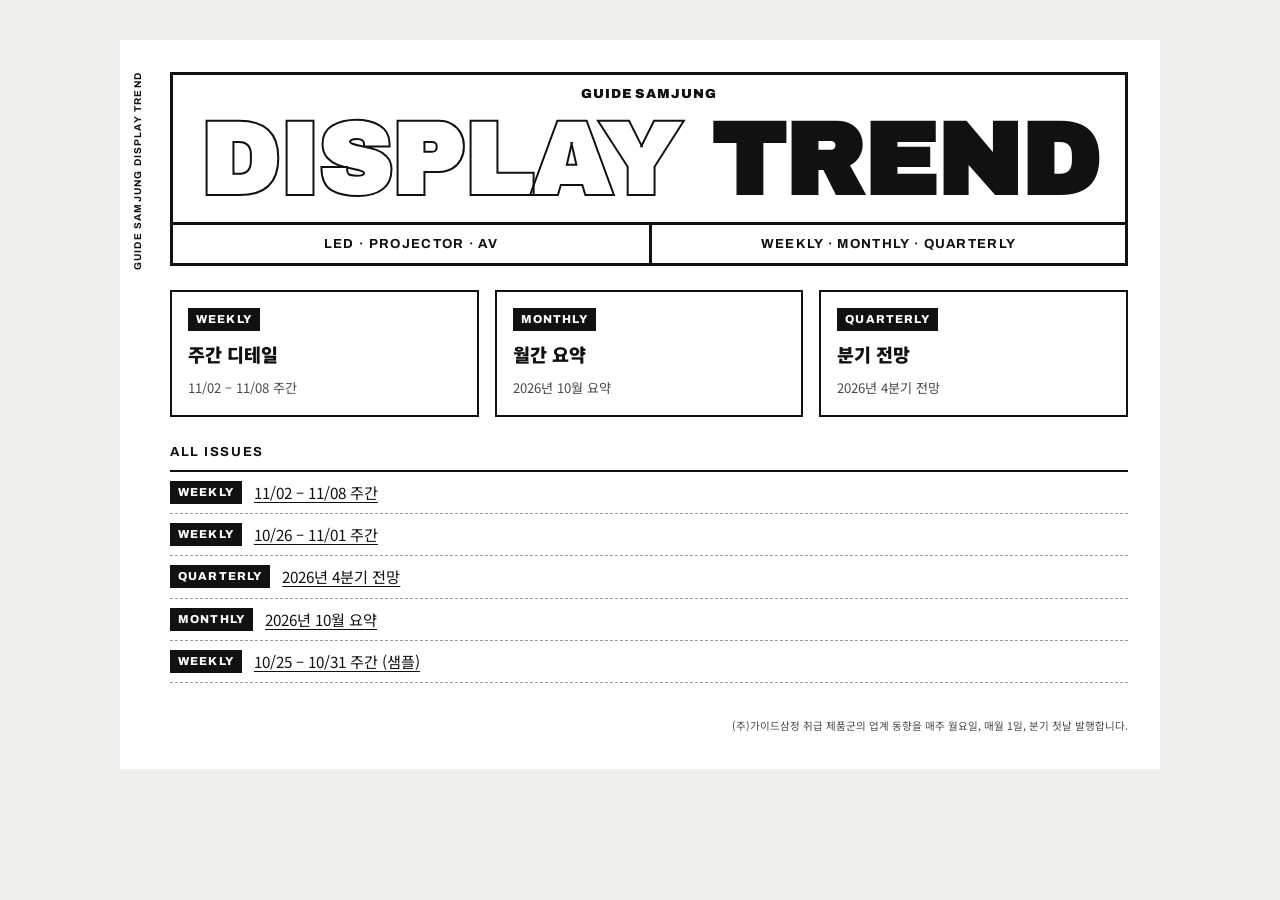
<file: docs/index.html>
<!doctype html>
<html lang="ko">
<head>
<meta charset="utf-8">
<meta name="viewport" content="width=device-width,initial-scale=1,viewport-fit=cover">
<title>Guide Samjung Display Trend</title>
<link rel="preconnect" href="https://fonts.googleapis.com">
<link rel="preconnect" href="https://fonts.gstatic.com" crossorigin>
<link rel="stylesheet" href="https://fonts.googleapis.com/css2?family=Archivo+Black&family=Archivo:wght@700;800;900&family=Noto+Sans+KR:wght@400;500;700;900&display=swap">
<link rel="stylesheet" href="assets/css/base.css">
<link rel="stylesheet" href="assets/css/components.css">
<link rel="stylesheet" href="assets/css/hub.css">
</head>
<body>
<main class="book">
  <section class="page" data-side="GUIDE SAMJUNG DISPLAY TREND">
    <header class="mast">
      <div class="mast-brand"><b>GUIDE SAMJUNG</b></div>
      <h1 class="mast-title"><span class="outline">DISPLAY</span> <span class="solid">TREND</span></h1>
      <div class="mast-meta"><span>LED · PROJECTOR · AV</span><span>WEEKLY · MONTHLY · QUARTERLY</span></div>
    </header>
    <div class="hub" id="hub" aria-label="발행 목록"></div>
    <p class="page-foot">(주)가이드삼정 취급 제품군의 업계 동향을 매주 월요일, 매월 1일, 분기 첫날 발행합니다.</p>
  </section>
</main>
<script src="issues.js"></script>
<script src="assets/js/hub.js"></script>
</body>
</html>
</file>
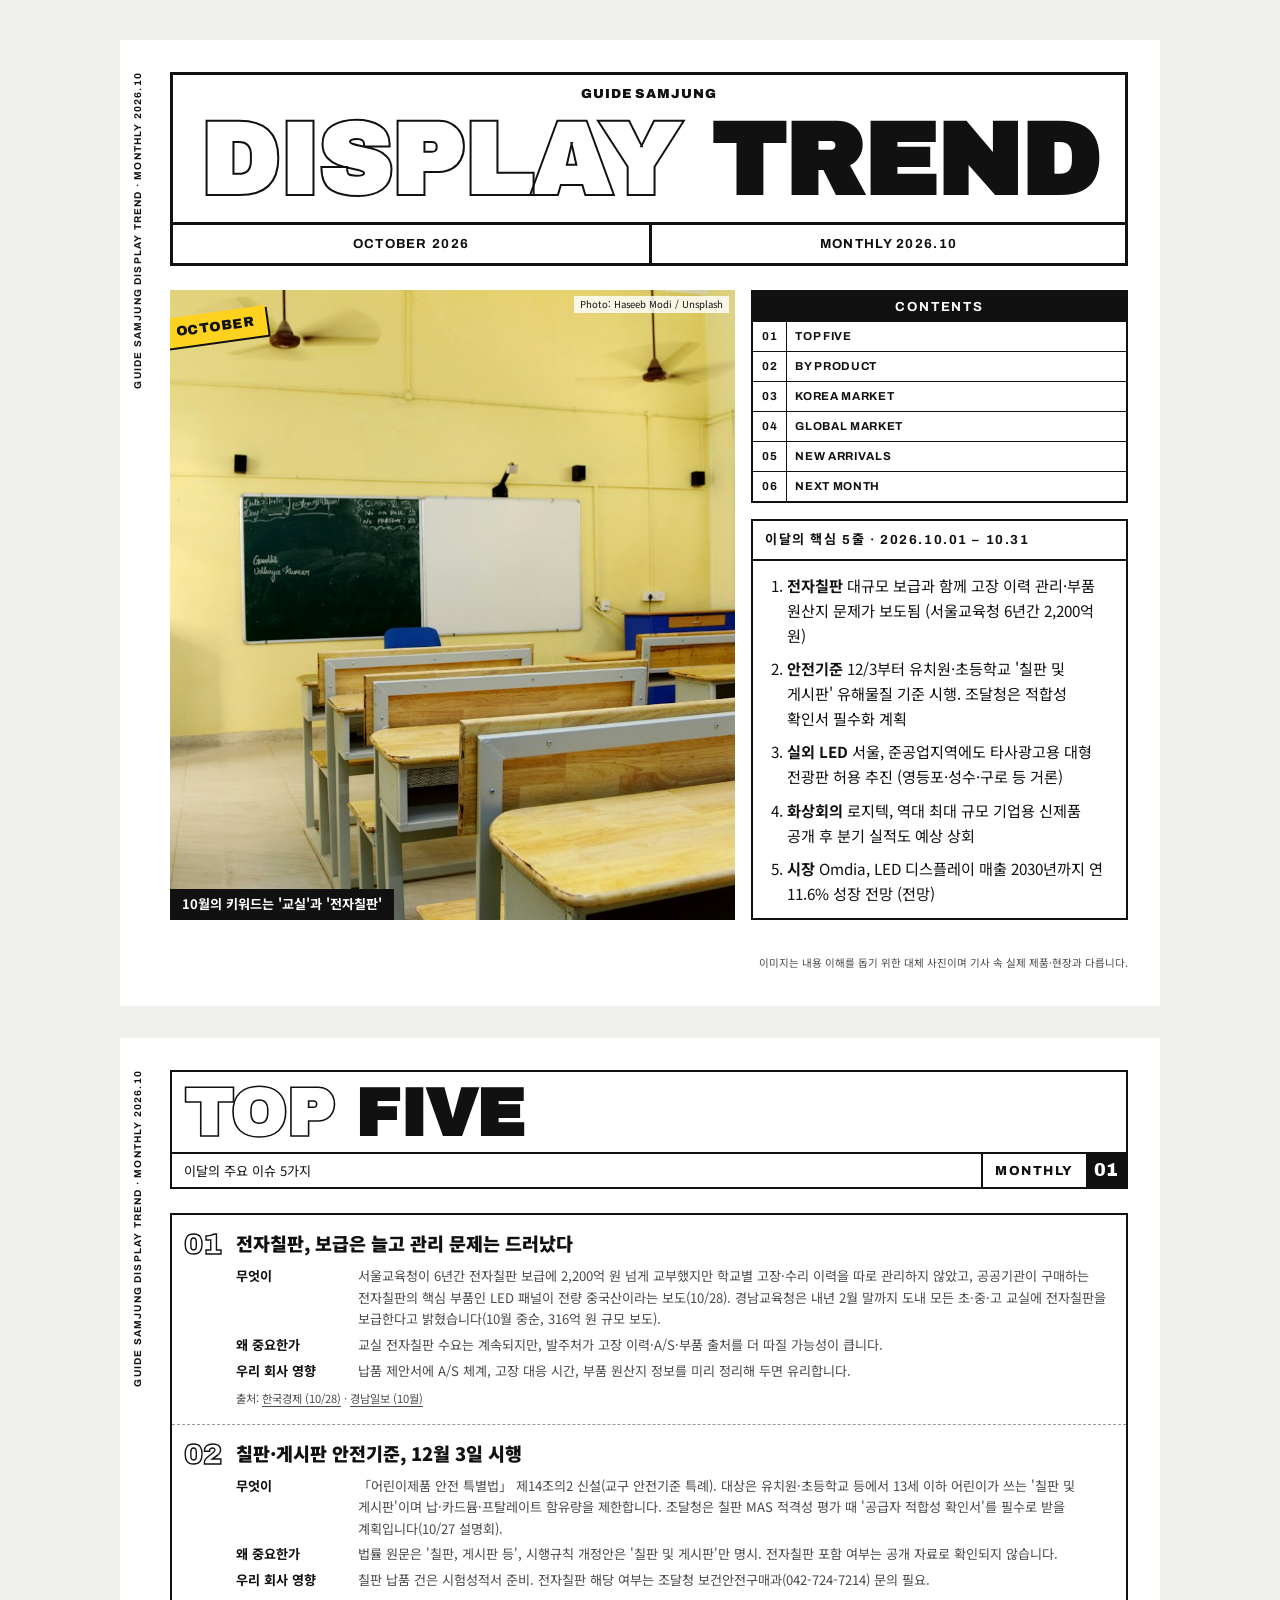
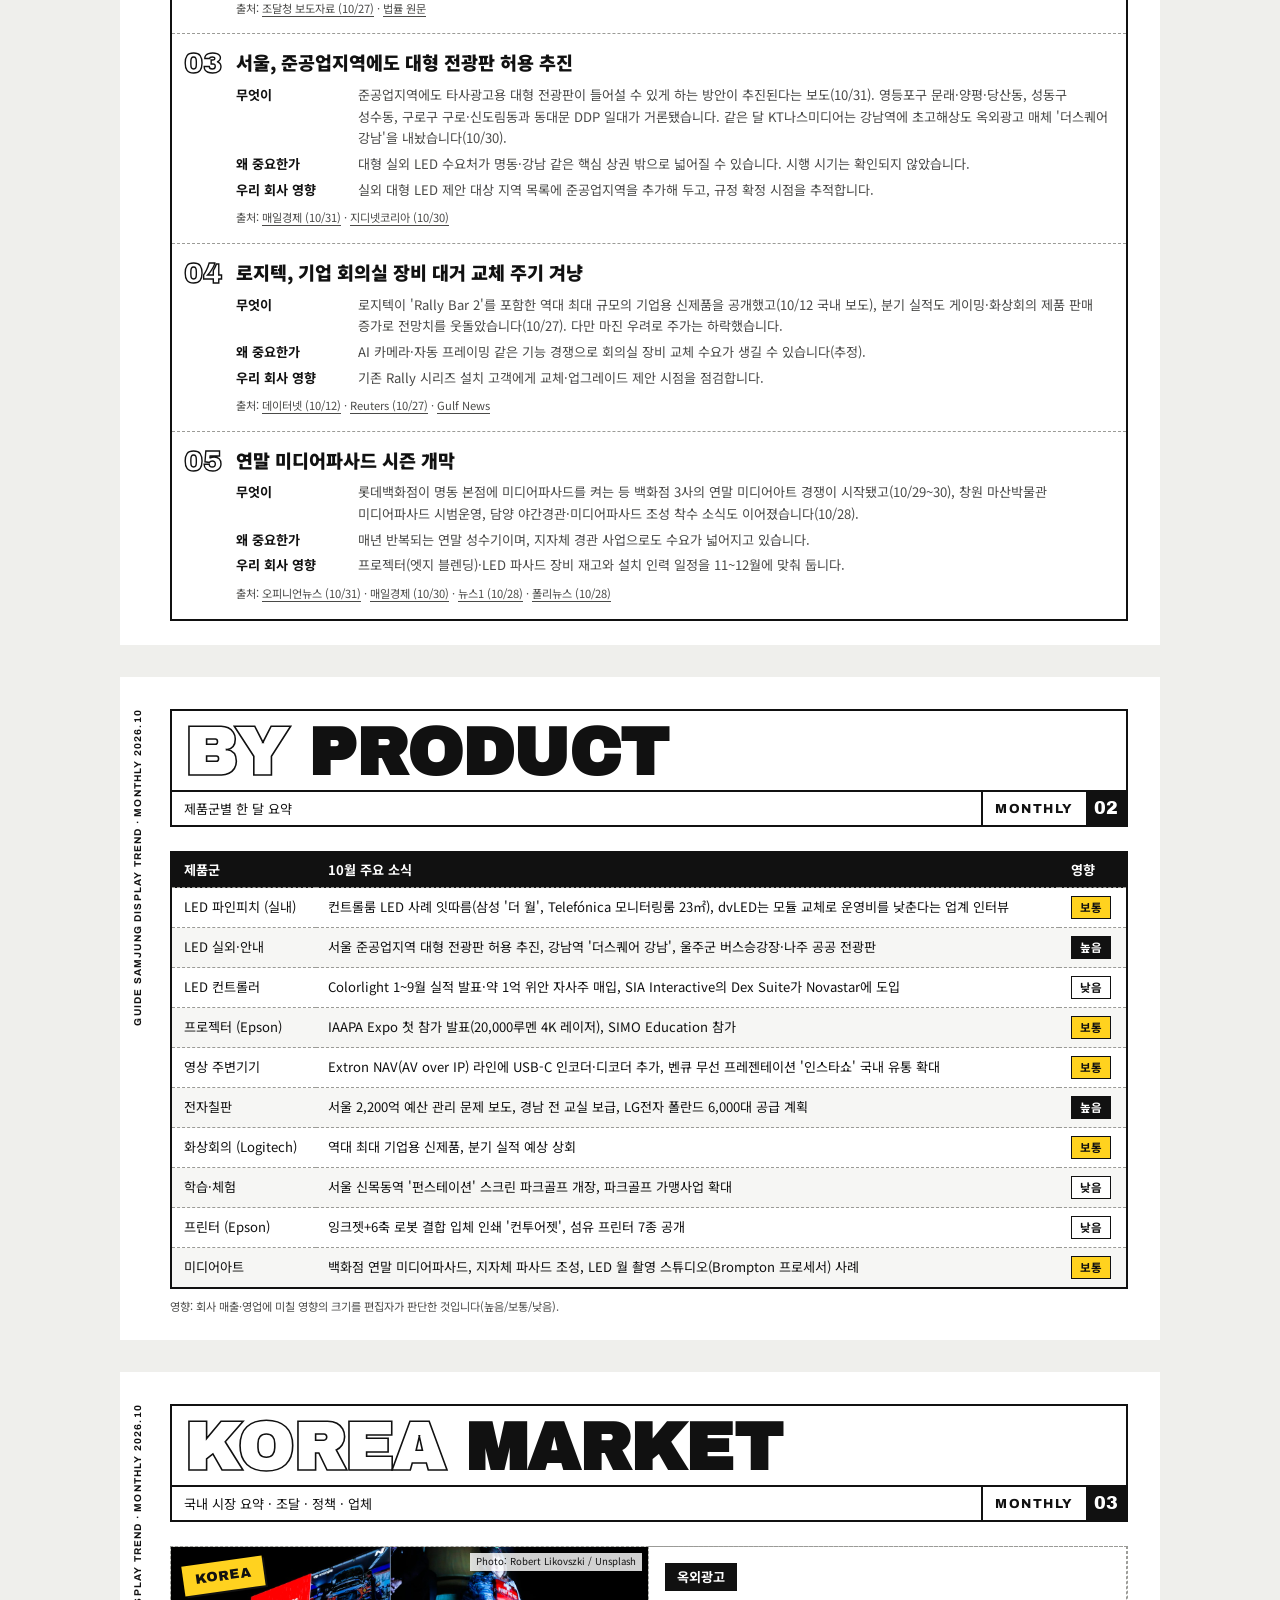
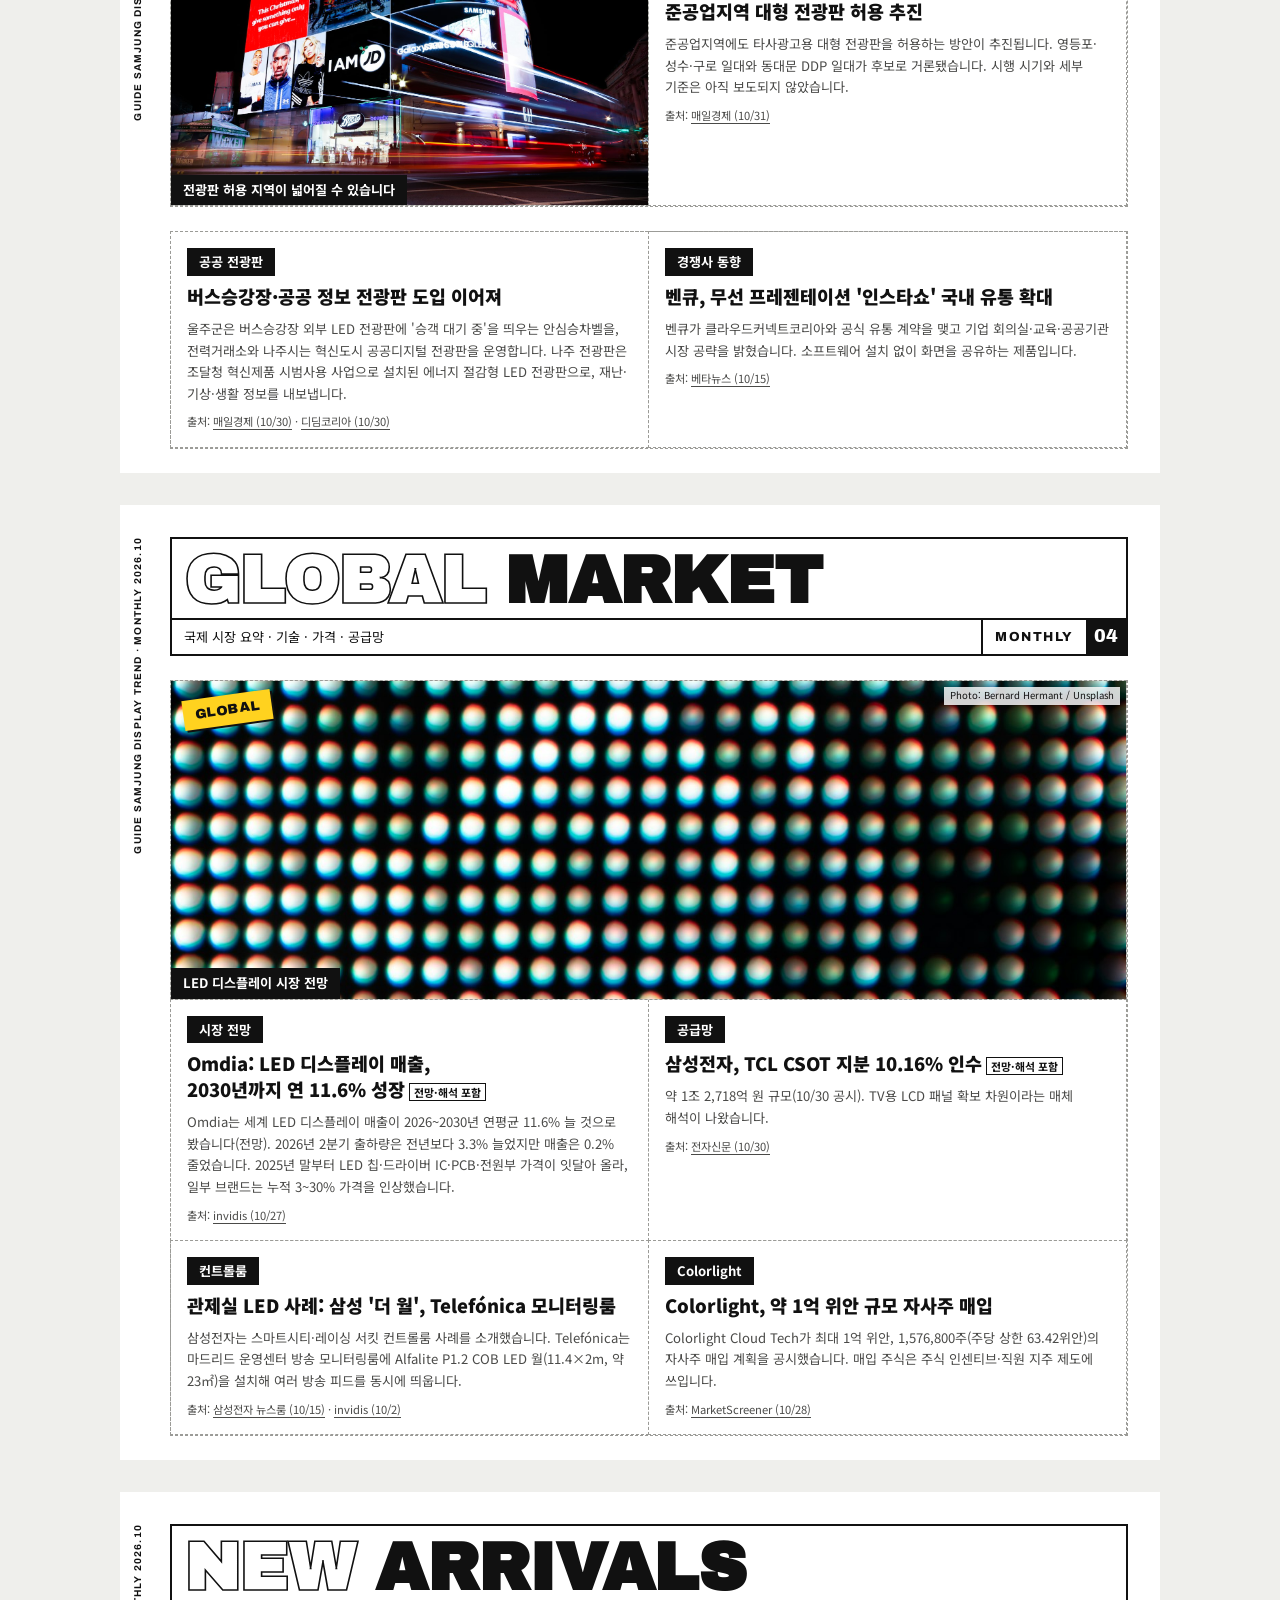
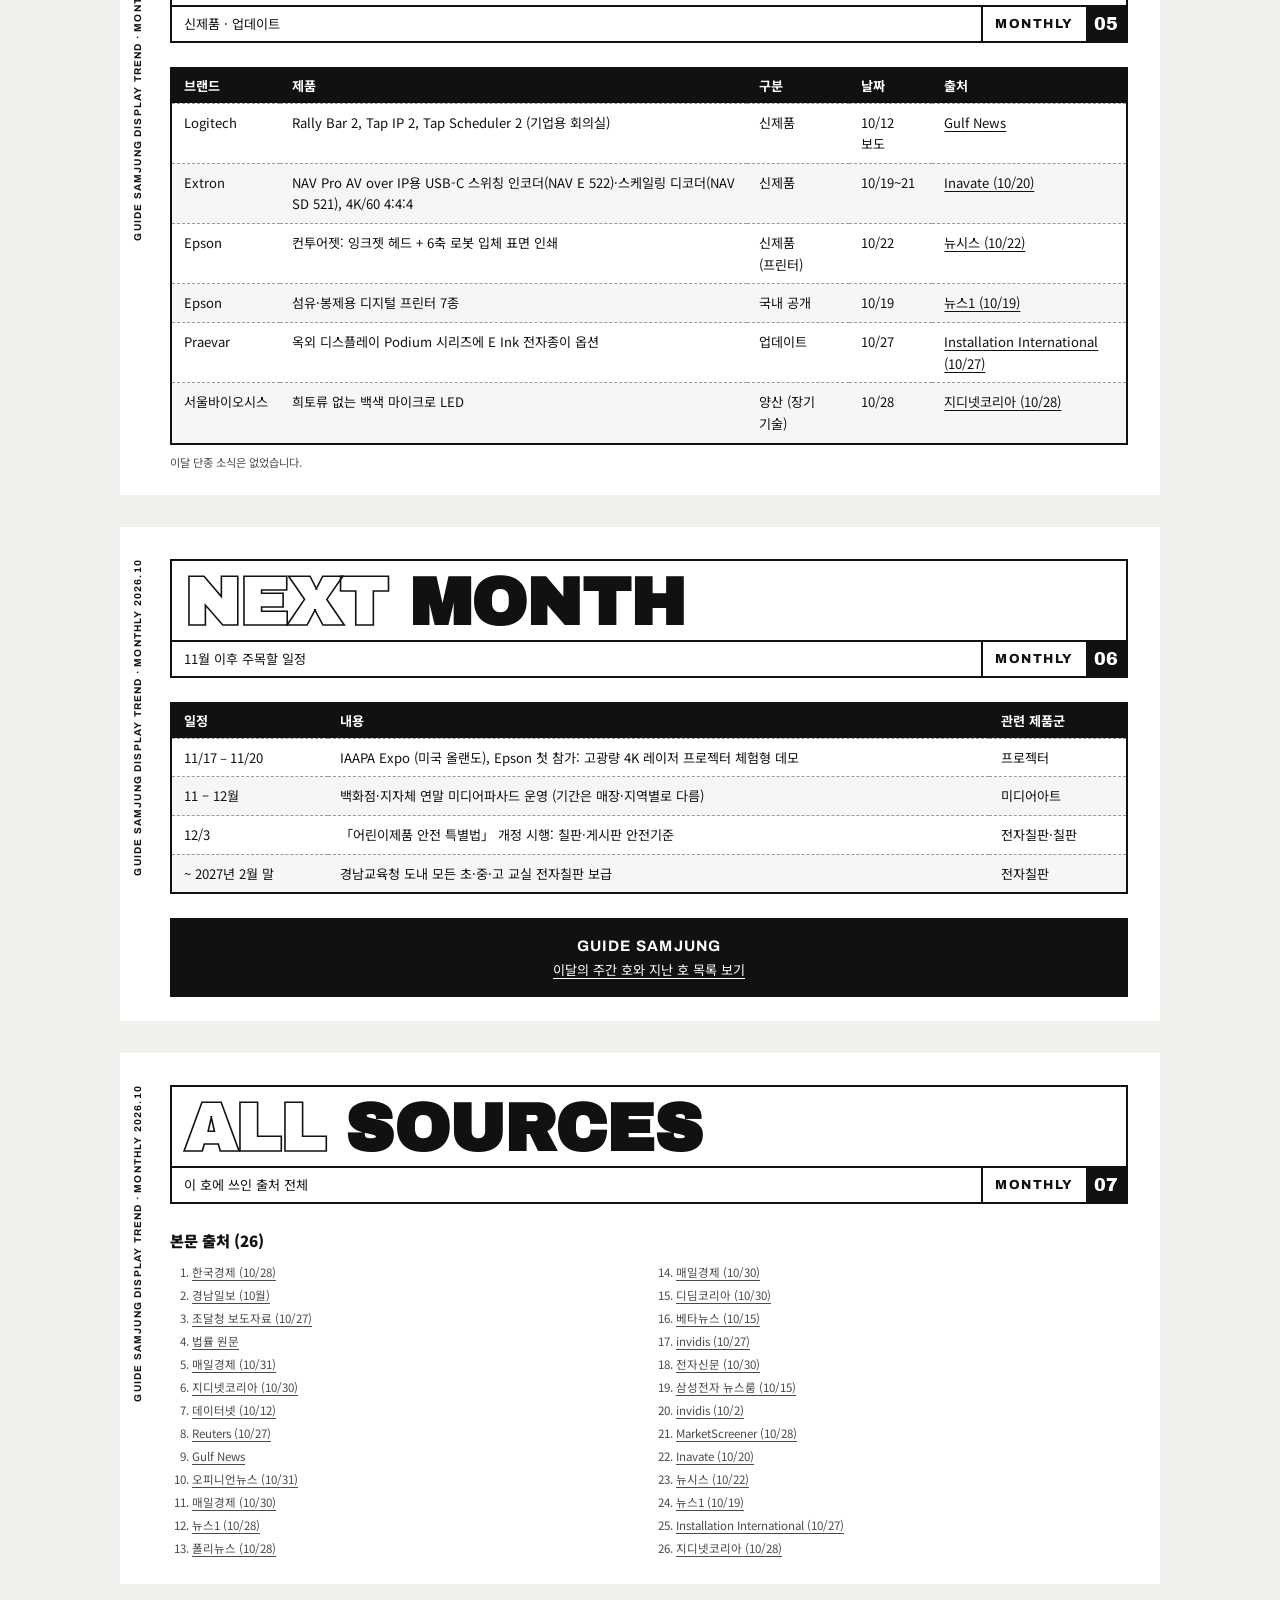
<file: docs/monthly/2026-10/index.html>
<!doctype html>
<html lang="ko">
<head>
<meta charset="utf-8">
<meta name="viewport" content="width=device-width,initial-scale=1,viewport-fit=cover">
<title>Guide Samjung Display Trend</title>
<link rel="preconnect" href="https://fonts.googleapis.com">
<link rel="preconnect" href="https://fonts.gstatic.com" crossorigin>
<link rel="stylesheet" href="https://fonts.googleapis.com/css2?family=Archivo+Black&family=Archivo:wght@700;800;900&family=Noto+Sans+KR:wght@400;500;700;900&display=swap">
<link rel="stylesheet" href="../../assets/css/base.css">
<link rel="stylesheet" href="../../assets/css/components.css">
<link rel="stylesheet" href="../../assets/css/report.css">
</head>
<body>
<main class="book" id="book" aria-label="디스플레이 업계 동향 리포트"></main>
<script src="content.js"></script>
<script src="../../assets/js/core.js"></script>
<script src="../../assets/js/blocks.js"></script>
<script src="../../assets/js/render.js"></script>
</body>
</html>
</file>
<file: docs/assets/css/base.css>
/* 기본 토큰과 페이지 골격
   레이아웃: 종이 잡지 한 권을 세로로 펼친 형태. 각 섹션 = 테두리 친 한 페이지,
   상단에 큰 영문 타이틀 + 한글 설명 바 + 페이지 번호 박스, 왼쪽 세로 문구. */
:root {
  --paper: #efefec;      /* 바깥 바탕 */
  --sheet: #ffffff;      /* 페이지 면 */
  --ink: #111111;        /* 본문·굵은 선 */
  --ink-2: #4a4a48;      /* 보조 글자 */
  --rule: #9b9b97;       /* 점선 구분선 */
  --tint: #d9d9d5;       /* 회색 블록 */
  --tag: #ffd21f;        /* 노란 라벨 (포인트 1곳) */

  --f-display: "Archivo Black", "Arial Black", "Noto Sans KR", sans-serif;
  --f-body: "Noto Sans KR", "Apple SD Gothic Neo", "Malgun Gothic", sans-serif;
  --f-label: "Archivo", "Noto Sans KR", Arial, sans-serif;

  --s-1: 4px; --s-2: 8px; --s-3: 12px; --s-4: 16px; --s-5: 24px; --s-6: 32px; --s-7: 48px;
  --t-xs: 0.72rem; --t-sm: 0.82rem; --t-md: 0.95rem; --t-lg: 1.15rem;
  color-scheme: light;
}

* { box-sizing: border-box; }

body {
  background: var(--paper);
  color: var(--ink);
  font-family: var(--f-body);
  font-size: var(--t-md);
  line-height: 1.65;
  word-break: keep-all;
  padding-left: max(16px, env(safe-area-inset-left, 0px));
  padding-right: max(16px, env(safe-area-inset-right, 0px));
  padding-block: var(--s-6);
}

a { color: inherit; text-underline-offset: 3px; }
a:focus-visible { outline: 2px solid var(--ink); outline-offset: 2px; }

.book {
  max-width: 1040px;
  margin-inline: auto;
  display: grid;
  gap: var(--s-6);
}

/* 한 페이지 */
.page {
  position: relative;
  background: var(--sheet);
  padding: var(--s-6) var(--s-6) var(--s-5) calc(var(--s-6) + 18px);
  display: grid;
  gap: var(--s-5);
  min-width: 0;
}

/* 왼쪽 세로 문구 (레퍼런스의 'MIRI MAGAZINE VOL.46') */
.page::before {
  content: attr(data-side);
  position: absolute;
  left: 10px;
  top: var(--s-6);
  writing-mode: vertical-rl;
  transform: rotate(180deg);
  font-family: var(--f-label);
  font-size: 0.62rem;
  font-weight: 700;
  letter-spacing: 0.12em;
  color: var(--ink);
}

.page-foot {
  font-size: 0.66rem;
  color: var(--ink-2);
  text-align: right;
}

@media (max-width: 640px) {
  body { padding-block: var(--s-4); }
  .page { padding: var(--s-5) var(--s-4) var(--s-4) calc(var(--s-4) + 16px); }
}

@media (prefers-reduced-motion: reduce) {
  * { transition: none !important; }
}
</file>
<file: docs/assets/css/components.css>
/* 반복 요소: 표지 마스트헤드, 섹션 헤더, 사진, 기사 칸, 라벨, 목차, 용어, 출처 */

/* ---------- 표지 ---------- */
.mast {
  border: 3px solid var(--ink);
  display: grid;
}
.mast-brand {
  text-align: center;
  font-family: var(--f-label);
  font-size: var(--t-sm);
  letter-spacing: 0.08em;
  padding-top: var(--s-2);
}
.mast-brand b { font-weight: 900; }
.mast-title {
  font-family: var(--f-display);
  font-size: clamp(2.6rem, 9.5vw, 6.4rem);
  line-height: 0.95;
  text-align: center;
  letter-spacing: -0.01em;
  padding: var(--s-2) var(--s-3) var(--s-3);
  margin: 0;
}
.mast-title .outline { color: transparent; -webkit-text-stroke: 2px var(--ink); }
.mast-meta {
  display: grid;
  grid-template-columns: 1fr 1fr;
  border-top: 3px solid var(--ink);
  font-family: var(--f-label);
  font-weight: 700;
  font-size: var(--t-sm);
  letter-spacing: 0.1em;
  text-align: center;
}
.mast-meta span { padding: var(--s-2); }
.mast-meta span + span { border-left: 3px solid var(--ink); }

.cover-body {
  display: grid;
  grid-template-columns: minmax(0, 1.5fr) minmax(0, 1fr);
  gap: var(--s-4);
  align-items: stretch;
}
.cover-body .photo { min-height: 360px; }

.contents { border: 2px solid var(--ink); align-self: start; }
.contents h3 {
  margin: 0;
  background: var(--ink);
  color: var(--sheet);
  font-family: var(--f-label);
  font-size: var(--t-sm);
  letter-spacing: 0.14em;
  text-align: center;
  padding: var(--s-1);
}
.contents ol { list-style: none; margin: 0; padding: 0; }
.contents li {
  display: grid;
  grid-template-columns: 34px 1fr;
  border-top: 1px solid var(--ink);
  font-family: var(--f-label);
  font-size: var(--t-xs);
  font-weight: 700;
  letter-spacing: 0.06em;
}
.contents li span { padding: 5px var(--s-2); }
.contents li span:first-child { border-right: 1px solid var(--ink); text-align: center; font-variant-numeric: tabular-nums; }
.contents a { text-decoration: none; }
.contents a:hover span:last-child { background: var(--tint); }

.brief { border: 2px solid var(--ink); }
.brief h3 {
  margin: 0;
  padding: var(--s-2) var(--s-3);
  font-family: var(--f-label);
  font-size: var(--t-sm);
  letter-spacing: 0.12em;
  border-bottom: 2px solid var(--ink);
}
.brief ol { margin: 0; padding: var(--s-3) var(--s-4) var(--s-3) calc(var(--s-4) + 18px); display: grid; gap: var(--s-2); }
.brief li { font-size: var(--t-md); }
.brief li b { font-weight: 700; }

/* ---------- 섹션 헤더 ---------- */
.sec-head { border: 2px solid var(--ink); }
.sec-title {
  margin: 0;
  font-family: var(--f-display);
  font-size: clamp(2rem, 7vw, 4.2rem);
  line-height: 1;
  padding: var(--s-2) var(--s-3) var(--s-1);
  text-wrap: balance;
  letter-spacing: -0.01em;
}
.sec-title .outline { color: transparent; -webkit-text-stroke: 1.6px var(--ink); }
.sec-bar {
  display: grid;
  grid-template-columns: 1fr auto auto;
  border-top: 2px solid var(--ink);
  align-items: stretch;
}
.sec-bar p { margin: 0; padding: 6px var(--s-3); font-size: var(--t-sm); min-width: 0; }
.sec-bar .mag {
  font-family: var(--f-label);
  font-weight: 800;
  letter-spacing: 0.12em;
  font-size: var(--t-sm);
  padding: 6px var(--s-3);
  border-left: 2px solid var(--ink);
}
.sec-bar .no {
  background: var(--ink);
  color: var(--sheet);
  font-family: var(--f-display);
  font-size: 1.1rem;
  padding: 2px var(--s-2);
  display: grid;
  place-items: center;
  font-variant-numeric: tabular-nums;
}

/* ---------- 사진 ---------- */
.photo {
  position: relative;
  margin: 0;
  background: var(--tint);
  overflow: hidden;
  min-height: 220px;
}
.photo img {
  position: absolute;
  inset: 0;
  width: 100%;
  height: 100%;
  object-fit: cover;
  filter: saturate(1.05);
}
.photo figcaption {
  position: absolute;
  left: 0;
  bottom: 0;
  max-width: 88%;
  background: var(--ink);
  color: var(--sheet);
  font-size: var(--t-sm);
  font-weight: 700;
  padding: 6px var(--s-3);
  line-height: 1.4;
}
.photo .credit {
  position: absolute;
  right: 6px;
  top: 6px;
  font-size: 0.6rem;
  background: rgba(255, 255, 255, 0.82);
  color: var(--ink);
  padding: 1px 6px;
}

/* 노란 기울어진 라벨 */
.tag {
  position: absolute;
  z-index: 2;
  background: var(--tag);
  color: var(--ink);
  font-family: var(--f-display);
  font-size: 0.85rem;
  letter-spacing: 0.04em;
  padding: 4px 12px;
  transform: rotate(-8deg);
  box-shadow: 2px 2px 0 var(--ink);
  white-space: nowrap;
}

/* ---------- 기사 그리드 ---------- */
.grid {
  display: grid;
  grid-template-columns: repeat(2, minmax(0, 1fr));
  border: 1px dashed var(--rule);
}
.grid > * { border: 1px dashed var(--rule); margin: -1px 0 0 -1px; min-width: 0; }
.grid.wide-first > :first-child { grid-column: 1 / -1; }

.story { padding: var(--s-4); display: grid; gap: var(--s-2); align-content: start; }
.story .label {
  justify-self: start;
  background: var(--ink);
  color: var(--sheet);
  font-size: var(--t-sm);
  font-weight: 700;
  padding: 3px var(--s-3);
}
.story h4 { margin: 0; font-size: var(--t-lg); line-height: 1.4; font-weight: 900; text-wrap: balance; }
.story p { margin: 0; color: var(--ink-2); font-size: var(--t-sm); }
.story .why {
  border-left: 3px solid var(--ink);
  padding-left: var(--s-2);
  color: var(--ink);
  font-size: var(--t-sm);
  font-weight: 500;
}
.story .src { font-size: 0.7rem; color: var(--ink-2); }
.story .src a { color: var(--ink-2); }
.story .est { font-size: 0.68rem; font-weight: 700; border: 1px solid var(--ink); padding: 0 4px; margin-left: 4px; }

.split { display: grid; grid-template-columns: minmax(0, 1fr) minmax(0, 1fr); }
.split .photo { min-height: 260px; }

/* ---------- 실무 노트·용어 ---------- */
.notes { display: grid; gap: 0; border: 2px solid var(--ink); }
.notes div { display: grid; grid-template-columns: 140px 1fr; border-top: 1px solid var(--ink); }
.notes div:first-child { border-top: 0; }
.notes dt { background: var(--ink); color: var(--sheet); font-weight: 700; font-size: var(--t-sm); padding: var(--s-2) var(--s-3); }
.notes dd { margin: 0; padding: var(--s-2) var(--s-3); font-size: var(--t-sm); }

.terms { display: grid; grid-template-columns: repeat(3, minmax(0, 1fr)); border: 1px dashed var(--rule); }
.terms > div { border: 1px dashed var(--rule); margin: -1px 0 0 -1px; padding: var(--s-3); }
.terms b { display: block; font-family: var(--f-label); font-weight: 800; font-size: var(--t-sm); }
.terms span { font-size: var(--t-xs); color: var(--ink-2); }

/* ---------- 출처 ---------- */
.sources { margin: 0; padding-left: 20px; font-size: var(--t-xs); color: var(--ink-2); display: grid; gap: 4px; }
.sources a { word-break: break-all; }
.closing {
  background: var(--ink);
  color: var(--sheet);
  text-align: center;
  padding: var(--s-4);
  font-size: var(--t-sm);
}
.closing b { font-family: var(--f-label); letter-spacing: 0.08em; display: block; font-size: var(--t-md); }

/* ---------- 좁은 화면 ---------- */
@media (max-width: 720px) {
  .cover-body, .split { grid-template-columns: 1fr; }
  .grid { grid-template-columns: 1fr; }
  .terms { grid-template-columns: 1fr 1fr; }
  .notes div { grid-template-columns: 1fr; }
  .sec-bar { grid-template-columns: 1fr auto; }
  .sec-bar .mag { display: none; }
}
@media (max-width: 420px) {
  .terms { grid-template-columns: 1fr; }
  .mast-meta { grid-template-columns: 1fr; }
  .mast-meta span + span { border-left: 0; border-top: 3px solid var(--ink); }
}
.grid.wide-first > .photo { min-height: 320px; }
</file>
<file: docs/assets/css/hub.css>
/* 첫 화면(발행 목록) */
.hub { display: grid; gap: var(--s-5); }
.hub-latest { display: grid; grid-template-columns: repeat(3, minmax(0, 1fr)); gap: var(--s-4); }
.hub-card {
  display: grid; gap: var(--s-2); align-content: start;
  border: 2px solid var(--ink); padding: var(--s-4); text-decoration: none; color: var(--ink);
}
.hub-card b { font-size: var(--t-lg); font-weight: 900; }
.hub-card:hover { background: var(--tag); }
.hub-card.empty { color: var(--ink-2); border-style: dashed; }
.hub-kind {
  justify-self: start; background: var(--ink); color: var(--sheet);
  font-family: var(--f-label); font-weight: 800; letter-spacing: 0.1em; font-size: var(--t-xs); padding: 2px 8px;
}
.hub-title { font-size: var(--t-sm); color: var(--ink-2); }
.hub-archive h3 { margin: 0 0 var(--s-2); font-family: var(--f-label); letter-spacing: 0.12em; font-size: var(--t-sm); }
.hub-archive ul { list-style: none; margin: 0; padding: 0; border-top: 2px solid var(--ink); }
.hub-archive li { display: flex; gap: var(--s-3); align-items: center; padding: var(--s-2) 0; border-bottom: 1px dashed var(--rule); }
@media (max-width: 640px) { .hub-latest { grid-template-columns: 1fr; } }
</file>
<file: docs/assets/css/report.css>
/* 월간·분기용 블록: 표, 이슈 Top N, 전망 카드, 영향·확신 배지 */

.cover-side { display: grid; gap: var(--s-4); align-content: start; min-width: 0; }
.contents li a { display: contents; }
.grid.one { grid-template-columns: 1fr; }

/* 배지: 영향 정도 / 확신 정도 */
.lv {
  display: inline-block;
  font-size: var(--t-xs);
  font-weight: 700;
  padding: 1px 8px;
  border: 1.5px solid var(--ink);
  white-space: nowrap;
}
.lv-high { background: var(--ink); color: var(--sheet); }
.lv-mid  { background: var(--tag); color: var(--ink); }
.lv-low  { background: var(--sheet); color: var(--ink); }

/* 표 */
.tbl-wrap { display: grid; gap: var(--s-2); min-width: 0; }
.tbl-title { margin: 0; font-size: var(--t-md); font-weight: 900; }
.tbl-scroll { overflow-x: auto; border: 2px solid var(--ink); }
.tbl { width: 100%; border-collapse: collapse; font-size: var(--t-sm); min-width: 560px; }
.tbl th {
  background: var(--ink);
  color: var(--sheet);
  text-align: left;
  font-weight: 700;
  padding: 6px var(--s-3);
  white-space: nowrap;
}
.tbl td { padding: 8px var(--s-3); border-top: 1px dashed var(--rule); vertical-align: top; }
.tbl tbody tr:nth-child(even) td { background: #f6f6f4; }
.tbl-note { margin: 0; font-size: 0.7rem; color: var(--ink-2); }

/* 이슈 Top N */
.issues { list-style: none; margin: 0; padding: 0; display: grid; gap: 0; border: 2px solid var(--ink); }
.issue { display: grid; grid-template-columns: 64px minmax(0, 1fr); border-top: 1px dashed var(--rule); }
.issue:first-child { border-top: 0; }
.issue-no {
  font-family: var(--f-display);
  font-size: 1.8rem;
  line-height: 1;
  padding: var(--s-4) 0 0 var(--s-3);
  color: transparent;
  -webkit-text-stroke: 1.4px var(--ink);
}
.issue-body { padding: var(--s-4) var(--s-4) var(--s-4) 0; display: grid; gap: var(--s-2); min-width: 0; }
.issue-body h4 { margin: 0; font-size: var(--t-lg); font-weight: 900; line-height: 1.4; text-wrap: balance; }
.issue-body dl { margin: 0; display: grid; grid-template-columns: 110px minmax(0, 1fr); gap: 4px var(--s-3); font-size: var(--t-sm); }
.issue-body dt { font-weight: 700; }
.issue-body dd { margin: 0; color: var(--ink-2); }
.issue-body .src { font-size: 0.7rem; color: var(--ink-2); margin: 0; }

/* 전망 카드 */
.outlook { display: grid; grid-template-columns: repeat(2, minmax(0, 1fr)); border: 1px dashed var(--rule); }
.ol-card { border: 1px dashed var(--rule); margin: -1px 0 0 -1px; padding: var(--s-4); display: grid; gap: var(--s-2); align-content: start; }
.ol-head { display: flex; justify-content: space-between; align-items: center; gap: var(--s-2); }
.ol-head h4 { margin: 0; font-size: var(--t-md); font-weight: 900; }
.ol-card p { margin: 0; font-size: var(--t-sm); }
.ol-now { color: var(--ink-2); }
.ol-next { font-weight: 500; border-left: 3px solid var(--ink); padding-left: var(--s-2); }
.ol-card .src { font-size: 0.7rem; color: var(--ink-2); }

@media (max-width: 720px) {
  .outlook { grid-template-columns: 1fr; }
  .issue { grid-template-columns: 44px minmax(0, 1fr); }
  .issue-no { font-size: 1.3rem; padding-left: var(--s-2); }
  .issue-body dl { grid-template-columns: 1fr; }
}

/* 출처 전체 목록 */
.src-list h4 { margin: 0 0 var(--s-2); font-size: var(--t-md); font-weight: 900; }
.src-list ol { margin: 0; padding-left: 22px; columns: 2; column-gap: var(--s-6); font-size: var(--t-xs); color: var(--ink-2); }
.src-list li { break-inside: avoid; padding: 2px 0; }
.src-list a { word-break: break-word; }
@media (max-width: 720px) { .src-list ol { columns: 1; } }

/* 좁은 화면: 표의 한 줄을 카드로 세로 배치 (가로 스크롤 없음) */
@media (max-width: 720px) {
  .tbl-scroll { overflow-x: visible; border: 0; }
  .tbl { min-width: 0; }
  .tbl thead { display: none; }
  .tbl, .tbl tbody, .tbl tr, .tbl td { display: block; width: 100%; }
  .tbl tr { border: 2px solid var(--ink); margin-bottom: var(--s-3); }
  .tbl tbody tr:nth-child(even) td { background: none; }
  .tbl td {
    display: grid;
    grid-template-columns: 84px minmax(0, 1fr);
    gap: var(--s-2);
    border-top: 1px dashed var(--rule);
    padding: 6px var(--s-3);
  }
  .tbl tbody tr td:first-child { border-top: 0; background: var(--ink); color: var(--sheet); font-weight: 700; }
  .tbl td .lv { justify-self: start; }
  .tbl td:first-child .lv { border-color: var(--sheet); }
  .tbl td::before { content: attr(data-label); font-weight: 700; font-size: var(--t-xs); color: var(--ink-2); }
  .tbl td:first-child::before { color: var(--tint); }
}
</file>
